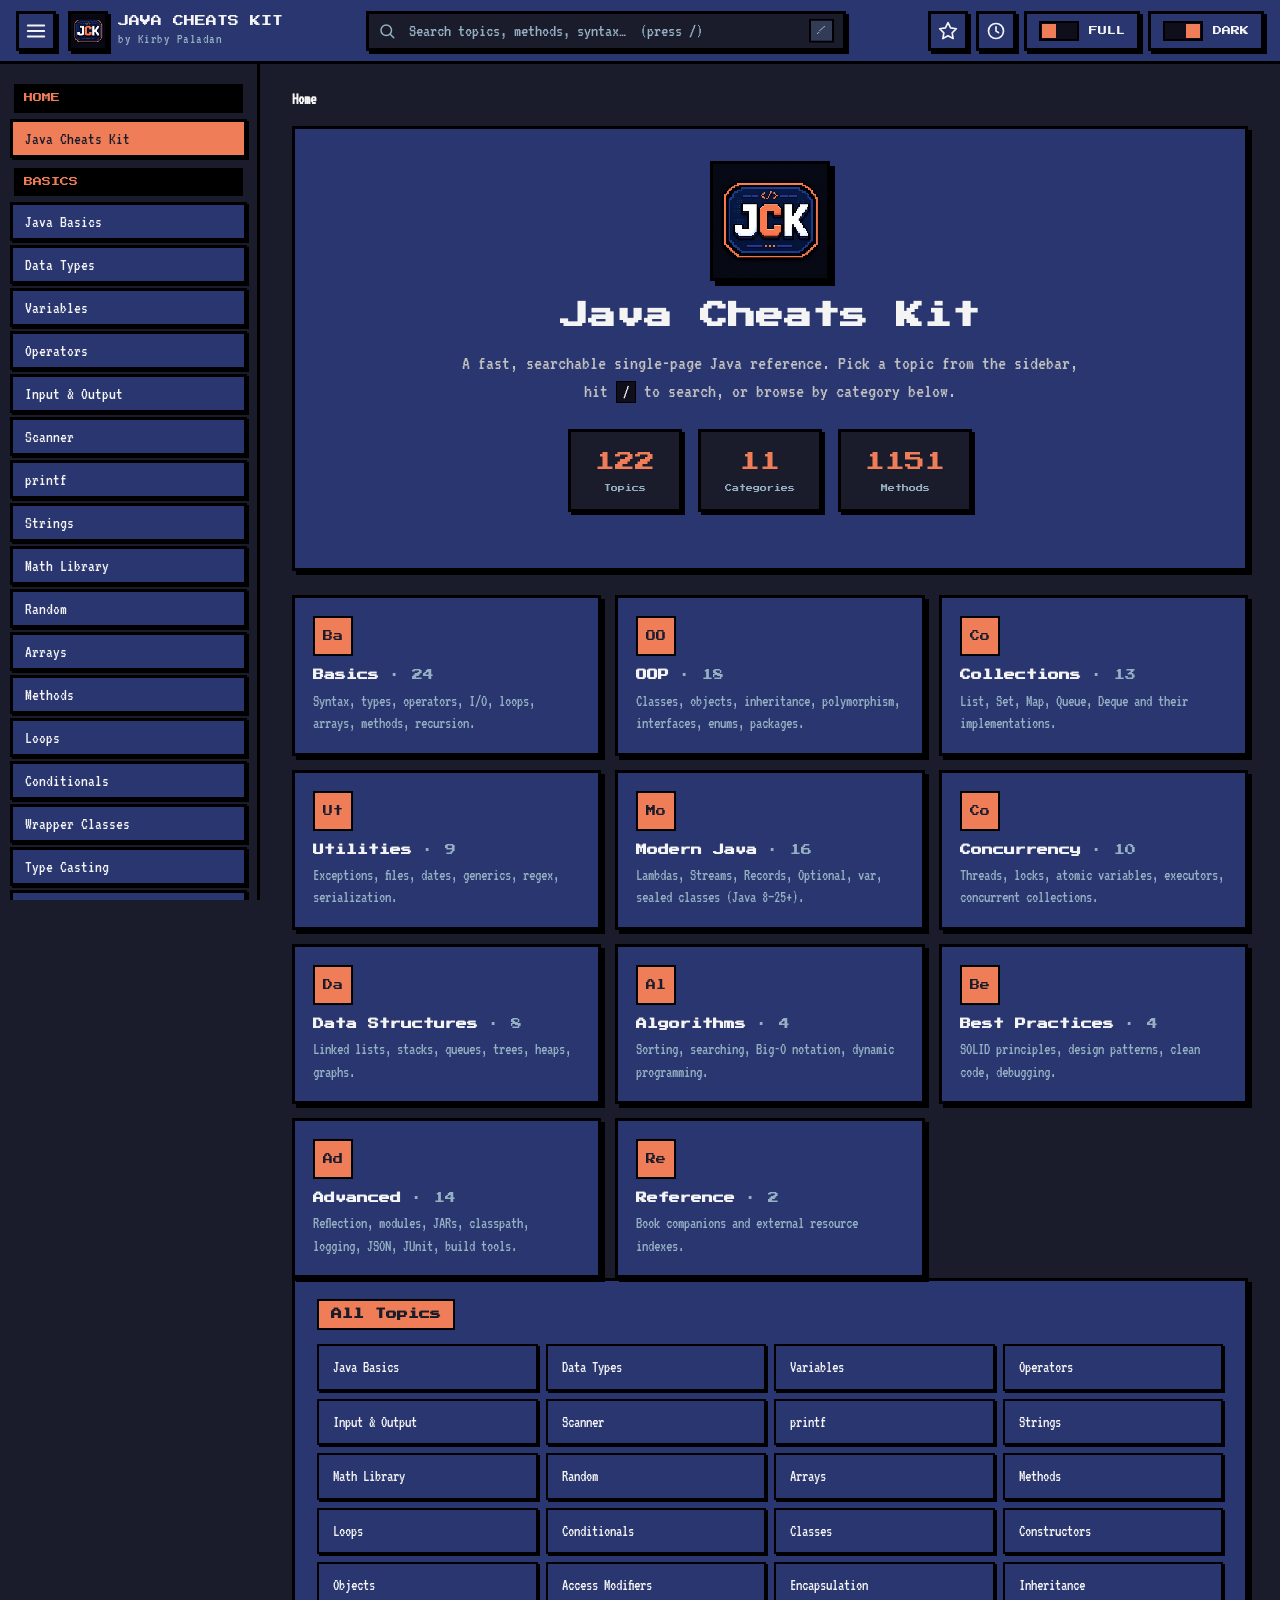
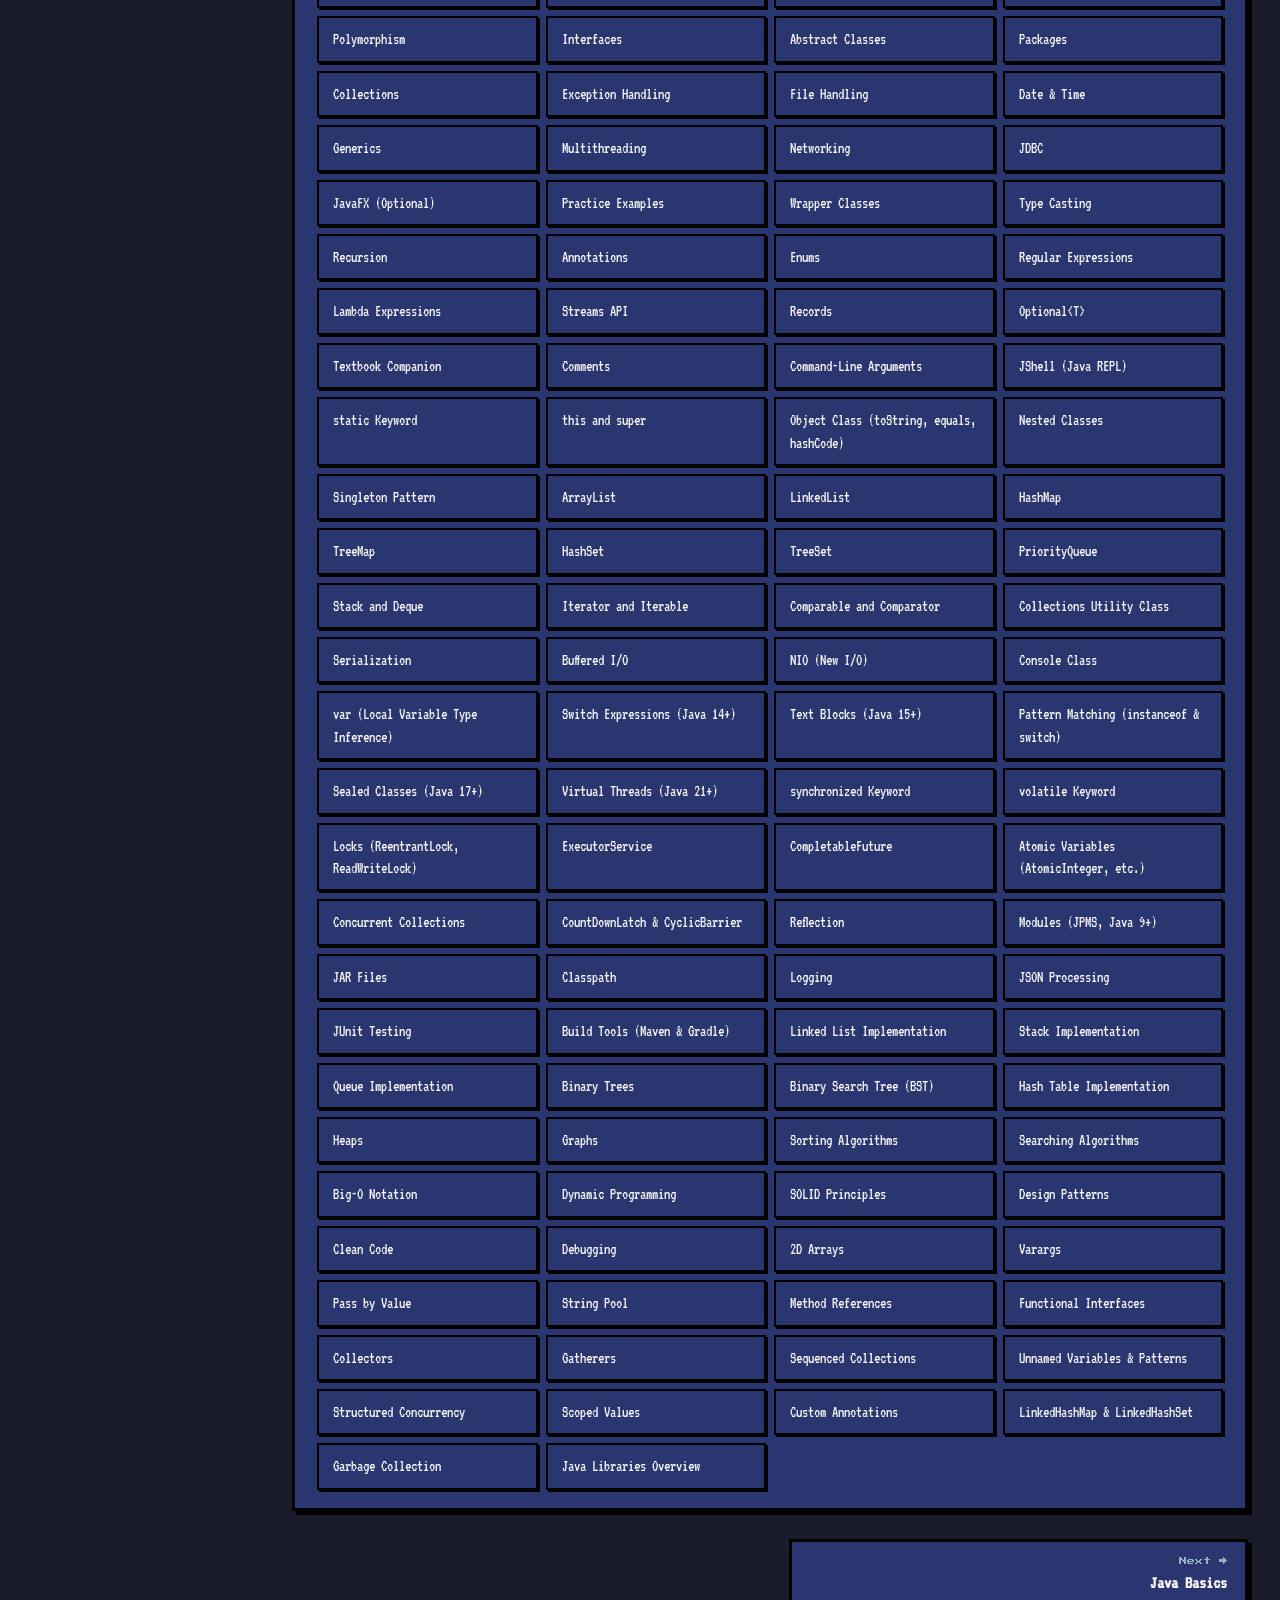
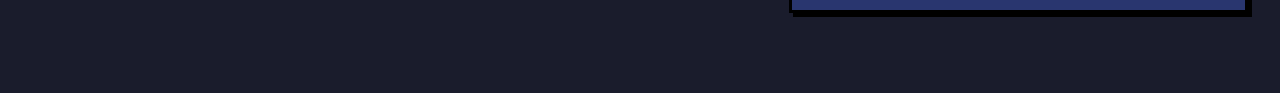
<file: index.html>
<!DOCTYPE html>
<html lang="en" data-theme="dark" data-mode="full">
<head>
  <meta charset="UTF-8" />
  <meta name="viewport" content="width=device-width, initial-scale=1.0" />
  <meta name="description" content="Java Cheats Kit — a fast, searchable single-page Java reference covering basics, OOP, collections, utilities, modern Java, and advanced topics." />
  <meta name="author" content="Kirby Paladan" />
  <title>Java Cheats Kit — Instant Java Reference</title>

  <!-- Favicon / app icons -->
  <link rel="icon" type="image/png" sizes="32x32" href="assets/icons/favicon-32.png" />
  <link rel="icon" type="image/png" sizes="16x16" href="assets/icons/favicon-16.png" />
  <link rel="icon" type="image/x-icon" href="assets/icons/favicon.ico" />
  <link rel="apple-touch-icon" sizes="180x180" href="assets/icons/apple-touch-icon.png" />
  <link rel="shortcut icon" href="assets/icons/favicon.ico" />

  <!-- Prevent theme + mode flash: read prefs from localStorage before paint -->
  <script>
    (function () {
      try {
        var theme = localStorage.getItem("jc.theme") || "dark";
        var mode  = localStorage.getItem("jc.mode")  || "full";
        document.documentElement.setAttribute("data-theme", theme);
        document.documentElement.setAttribute("data-mode",  mode);
      } catch (e) {}
    })();
  </script>

  <link rel="preconnect" href="https://fonts.googleapis.com" />
  <link rel="preconnect" href="https://fonts.gstatic.com" crossorigin />
  <link href="https://fonts.googleapis.com/css2?family=Press+Start+2P&family=VT323&display=swap" rel="stylesheet" />
  <link rel="stylesheet" href="assets/css/style.css" />
  <link rel="stylesheet" href="assets/css/darkmode.css" />
</head>
<body>
  <!-- ============ TOP BAR ============ -->
  <header class="topbar">
    <button id="menuToggle" class="icon-btn menu-toggle" aria-label="Toggle sidebar" title="Toggle sidebar (Ctrl+B)">
      <svg width="22" height="22" viewBox="0 0 24 24" fill="none" stroke="currentColor" stroke-width="2" stroke-linecap="round"><line x1="3" y1="6" x2="21" y2="6"/><line x1="3" y1="12" x2="21" y2="12"/><line x1="3" y1="18" x2="21" y2="18"/></svg>
    </button>

    <a href="#" class="brand" data-topic="home">
      <img src="assets/icons/brand-mark.png" alt="Java Cheats logo" class="brand-mark-img" />
      <span class="brand-text">
        <span class="brand-name">JAVA CHEATS KIT</span>
        <span class="brand-author">by Kirby Paladan</span>
      </span>
    </a>

    <div class="search-wrap">
      <svg class="search-icon" width="18" height="18" viewBox="0 0 24 24" fill="none" stroke="currentColor" stroke-width="2" stroke-linecap="round"><circle cx="11" cy="11" r="7"/><line x1="21" y1="21" x2="16.65" y2="16.65"/></svg>
      <input id="searchInput" type="text" placeholder="Search topics, methods, syntax…  (press /)" autocomplete="off" spellcheck="false" />
      <kbd class="search-kbd">/</kbd>
      <button id="searchClear" class="search-clear" aria-label="Clear search" hidden>×</button>
      <div id="searchResults" class="search-results" hidden></div>
    </div>

    <div class="topbar-actions">
      <button id="favToggle" class="icon-btn" aria-label="Show favorites" title="Favorites">
        <svg width="20" height="20" viewBox="0 0 24 24" fill="none" stroke="currentColor" stroke-width="2" stroke-linecap="round" stroke-linejoin="round"><polygon points="12 2 15.09 8.26 22 9.27 17 14.14 18.18 21.02 12 17.77 5.82 21.02 7 14.14 2 9.27 8.91 8.26 12 2"/></svg>
        <span class="badge" id="favBadge" hidden>0</span>
      </button>
      <button id="recentToggle" class="icon-btn" aria-label="Recently viewed" title="Recently viewed">
        <svg width="20" height="20" viewBox="0 0 24 24" fill="none" stroke="currentColor" stroke-width="2" stroke-linecap="round" stroke-linejoin="round"><circle cx="12" cy="12" r="9"/><polyline points="12 7 12 12 15 14"/></svg>
      </button>
      <button id="modeToggle" class="mode-toggle" aria-label="Toggle view mode" title="Toggle Simple / Full mode">
        <span class="mode-track"><span class="mode-thumb"></span></span>
        <span class="mode-label">FULL</span>
      </button>
      <button id="themeToggle" class="theme-toggle" aria-label="Toggle theme" title="Toggle theme">
        <span class="toggle-track"><span class="toggle-thumb"></span></span>
        <span class="toggle-label">DARK</span>
      </button>
    </div>
  </header>

  <div class="layout">
    <!-- ============ SIDEBAR ============ -->
    <aside id="sidebar" class="sidebar">
      <nav class="sidebar-nav" id="sidebarNav">
        <!-- categories injected by navigation.js -->
      </nav>
      <div class="sidebar-footer">
        <span class="sidebar-hint">↑↓ navigate · ⏎ open · / search</span>
      </div>
    </aside>
    <div id="sidebarOverlay" class="sidebar-overlay" hidden></div>

    <!-- ============ MAIN ============ -->
    <main id="main" class="main">
      <div class="breadcrumb" id="breadcrumb"></div>
      <article id="content" class="content"><!-- topic injected by app.js --></article>

      <nav class="prev-next" id="prevNext"><!-- prev/next injected --></nav>
    </main>
  </div>

  <!-- ============ FAV / RECENT DRAWER ============ -->
  <aside id="drawer" class="drawer" hidden>
    <div class="drawer-head">
      <h3 id="drawerTitle">Favorites</h3>
      <button id="drawerClose" class="icon-btn" aria-label="Close">×</button>
    </div>
    <div id="drawerBody" class="drawer-body"></div>
  </aside>
  <div id="drawerOverlay" class="drawer-overlay" hidden></div>

  <!-- ============ TOAST ============ -->
  <div id="toast" class="toast" hidden></div>

  <!-- ============ SCRIPTS ============ -->
  <script src="assets/js/cheats.js"></script>
  <script src="assets/js/search.js"></script>
  <script src="assets/js/navigation.js"></script>
  <script src="assets/js/app.js"></script>
</body>
</html>
</file>
<file: assets/css/style.css>
/* ===================================================================
   Java Cheats — style.css
   PIXEL GAME THEME — sharp edges, hard shadows, retro palette
   Author: Kirby Paladan
   =================================================================== */

/* BUG FIX: ensure [hidden] always hides, even when display is set */
[hidden] { display: none !important; }

/* ---------- TOKENS (Light mode default) ---------- */
:root {
  --bg:            #f4f4f4;
  --bg-elev:       #ffffff;
  --bg-sidebar:    #f4f4f4;
  --bg-code:       #1a1c2c;
  --bg-code-head:  #29366f;
  --bg-hover:      #94b0c2;
  --bg-active:     #41a6f6;

  --text:          #1a1c2c;
  --text-soft:     #333c57;
  --text-muted:    #566c86;

  --border:        #1a1c2c;
  --border-soft:   #566c86;

  --accent:        #b13e53;
  --accent-soft:   #ffcd75;
  --accent-text:   #ffffff;

  --code-text:     #f4f4f4;
  --code-kw:       #ef7d57;
  --code-str:      #a7f070;
  --code-num:      #ffcd75;
  --code-com:      #94b0c2;
  --code-type:     #41a6f6;
  --code-anno:     #ef7d57;

  --green:         #38b764;
  --red:           #b13e53;
  --amber:         #ef7d57;

  --radius:        0;
  --radius-sm:     0;
  --radius-lg:     0;

  --border-w:      3px;
  --shadow-sm:     2px 2px 0 var(--border);
  --shadow:        4px 4px 0 var(--border);
  --shadow-lg:     6px 6px 0 var(--border);

  --font-pixel:    'Press Start 2P', 'Courier New', monospace;
  --font-body:     'VT323', 'Courier New', monospace;
  --font-mono:     'VT323', 'Courier New', monospace;

  --topbar-h:      64px;
  --sidebar-w:     260px;
  --maxw:          1100px;
}

/* ---------- RESET ---------- */
*, *::before, *::after { box-sizing: border-box; }
html, body { margin: 0; padding: 0; }
body {
  font-family: var(--font-body);
  background: var(--bg);
  color: var(--text);
  font-size: 18px;
  line-height: 1.4;
}
a { color: var(--accent); text-decoration: none; }
a:hover { text-decoration: underline; }
button { font-family: inherit; cursor: pointer; }
::-webkit-scrollbar { width: 12px; height: 12px; }
::-webkit-scrollbar-track { background: var(--bg); border-left: 3px solid var(--border); }
::-webkit-scrollbar-thumb { background: var(--accent); border: 3px solid var(--border); }
::-webkit-scrollbar-thumb:hover { background: var(--accent-soft); }

/* ---------- TOPBAR ---------- */
.topbar {
  position: sticky; top: 0; z-index: 50;
  height: var(--topbar-h);
  display: flex; align-items: center; gap: 12px;
  padding: 0 16px;
  background: var(--bg-elev);
  border-bottom: var(--border-w) solid var(--border);
}
.menu-toggle { display: none; }

/* Brand + Author */
.brand {
  display: flex; align-items: center; gap: 10px;
  color: var(--text) !important; text-decoration: none !important;
  white-space: nowrap; flex-shrink: 0;
}
.brand-mark {
  width: 40px; height: 40px;
  background: var(--accent);
  color: var(--accent-text);
  font-family: var(--font-pixel); font-size: 12px;
  display: grid; place-items: center;
  border: var(--border-w) solid var(--border);
  box-shadow: 3px 3px 0 var(--border);
}
/* Logo image version (replaces text brand-mark) */
.brand-mark-img {
  width: 40px; height: 40px;
  border: var(--border-w) solid var(--border);
  box-shadow: 3px 3px 0 var(--border);
  image-rendering: pixelated;            /* keep pixel-art crisp */
  image-rendering: -moz-crisp-edges;
  object-fit: cover;
  background: var(--bg);
}
.brand:hover .brand-mark-img {
  transform: translate(-1px, -1px);
  box-shadow: 4px 4px 0 var(--border);
}
.brand:active .brand-mark-img {
  transform: translate(3px, 3px);
  box-shadow: 0 0 0 var(--border);
}
.brand-text { display: flex; flex-direction: column; line-height: 1; gap: 5px; }
.brand-name { font-family: var(--font-pixel); font-size: 11px; color: var(--text); }
.brand-author {
  font-family: var(--font-body); font-size: 14px; color: var(--text-muted);
  letter-spacing: 0.5px;
}

/* Search */
.search-wrap {
  position: relative; flex: 1; max-width: 480px; margin: 0 auto;
}
.search-wrap > .search-icon {
  position: absolute; left: 12px; top: 50%; transform: translateY(-50%);
  color: var(--text-muted); pointer-events: none;
}
#searchInput {
  width: 100%; height: 40px;
  padding: 0 64px 0 40px;
  border: var(--border-w) solid var(--border);
  background: var(--bg); color: var(--text);
  font-family: var(--font-body); font-size: 18px;
  outline: none;
  box-shadow: 3px 3px 0 var(--border);
}
#searchInput:focus { background: var(--bg-elev); }
#searchInput::placeholder { color: var(--text-muted); }
.search-kbd {
  position: absolute; right: 12px; top: 50%; transform: translateY(-50%);
  font-family: var(--font-pixel); font-size: 9px;
  padding: 4px 6px;
  background: var(--bg-elev); border: 2px solid var(--border);
  color: var(--text-soft); pointer-events: none;
}
.search-clear {
  position: absolute; right: 40px; top: 50%; transform: translateY(-50%);
  background: var(--bg-elev); border: 2px solid var(--border);
  color: var(--text); font-size: 16px; line-height: 1; padding: 2px 6px;
  font-family: var(--font-pixel);
}
.search-clear:hover { background: var(--accent); color: var(--accent-text); }

/* Search results dropdown */
.search-results {
  position: absolute; top: calc(100% + 8px); left: 0; right: 0;
  background: var(--bg-elev); border: var(--border-w) solid var(--border);
  box-shadow: 5px 5px 0 var(--border);
  max-height: 440px; overflow-y: auto; z-index: 60;
}
.search-group-title {
  font-family: var(--font-pixel); font-size: 9px; text-transform: uppercase;
  color: var(--accent-text);
  background: var(--accent);
  padding: 8px 14px;
}
.search-item {
  display: block; width: 100%; text-align: left;
  padding: 10px 14px; border: none; background: none;
  color: var(--text); border-bottom: 2px solid var(--border);
  cursor: pointer; font-family: var(--font-body); font-size: 18px;
}
.search-item:hover, .search-item.active { background: var(--bg-active); color: var(--text); }
.search-item:last-child { border-bottom: none; }
.search-item .si-title { font-weight: bold; font-size: 18px; }
.search-item .si-sub { font-size: 14px; color: var(--text-muted); margin-top: 2px; }
.search-item mark { background: var(--accent-soft); color: var(--text); padding: 0 2px; }
.search-empty { padding: 20px 14px; text-align: center; color: var(--text-muted); font-size: 18px; }

/* Topbar actions */
.topbar-actions { display: flex; align-items: center; gap: 8px; flex-shrink: 0; }
.icon-btn {
  position: relative;
  width: 40px; height: 40px;
  border: var(--border-w) solid var(--border);
  background: var(--bg-elev); color: var(--text);
  display: grid; place-items: center;
  box-shadow: 3px 3px 0 var(--border);
  transition: transform 0.05s, box-shadow 0.05s;
}
.icon-btn:hover { transform: translate(-1px, -1px); box-shadow: 4px 4px 0 var(--border); }
.icon-btn:active { transform: translate(3px, 3px); box-shadow: 0 0 0 var(--border); }
.icon-btn .badge {
  position: absolute; top: -6px; right: -6px;
  min-width: 18px; height: 18px; padding: 0 4px;
  background: var(--accent); color: var(--accent-text);
  font-family: var(--font-pixel); font-size: 9px;
  border: 2px solid var(--border);
  display: grid; place-items: center;
}

/* Theme toggle switch */
.theme-toggle {
  display: flex; align-items: center; gap: 10px;
  height: 40px;
  border: var(--border-w) solid var(--border);
  background: var(--bg-elev); color: var(--text);
  padding: 0 12px;
  box-shadow: 3px 3px 0 var(--border);
  font-family: var(--font-pixel); font-size: 9px;
  transition: transform 0.05s, box-shadow 0.05s;
}
.theme-toggle:hover { transform: translate(-1px, -1px); box-shadow: 4px 4px 0 var(--border); }
.theme-toggle:active { transform: translate(3px, 3px); box-shadow: 0 0 0 var(--border); }
.toggle-track {
  width: 40px; height: 20px;
  background: var(--bg-code);
  border: 2px solid var(--border);
  position: relative; display: inline-block;
}
.toggle-thumb {
  position: absolute;
  width: 14px; height: 14px;
  background: var(--accent);
  top: 1px; left: 1px;
  transition: left 0.12s steps(2, end);
}
[data-theme="dark"] .toggle-thumb { left: 21px; }
.toggle-label { color: var(--text); }

/* ---------- LAYOUT ---------- */
.layout {
  display: grid;
  grid-template-columns: var(--sidebar-w) 1fr;
  min-height: calc(100vh - var(--topbar-h));
}

/* ---------- SIDEBAR ---------- */
.sidebar {
  position: sticky; top: var(--topbar-h);
  height: calc(100vh - var(--topbar-h));
  overflow-y: auto;
  background: var(--bg-sidebar);
  border-right: var(--border-w) solid var(--border);
  padding: 10px 10px 60px;
}
.cat-block { margin-bottom: 4px; }
.cat-title {
  font-family: var(--font-pixel); font-size: 9px; text-transform: uppercase;
  color: var(--accent-text);
  background: var(--border);
  padding: 8px 10px;
  margin: 10px 4px 6px;
}
.cat-item {
  display: flex; align-items: center; gap: 8px;
  width: 100%; text-align: left;
  padding: 8px 12px; border: var(--border-w) solid var(--border);
  background: var(--bg-elev); color: var(--text);
  font-family: var(--font-body); font-size: 17px;
  cursor: pointer; transition: transform 0.05s, box-shadow 0.05s;
  position: relative;
  box-shadow: 2px 2px 0 var(--border);
  margin-bottom: 4px;
}
.cat-item:hover {
  transform: translate(-1px, -1px);
  box-shadow: 3px 3px 0 var(--border);
  background: var(--bg-hover);
}
.cat-item:active {
  transform: translate(2px, 2px);
  box-shadow: 0 0 0 var(--border);
}
.cat-item.active {
  background: var(--accent); color: var(--accent-text);
  box-shadow: 2px 2px 0 var(--border);
}
.cat-item .fav-star {
  margin-left: auto; color: var(--amber);
  opacity: 0;
}
.cat-item.is-fav .fav-star { opacity: 1; }
.cat-item.active .fav-star { color: var(--accent-soft); }
.sidebar-footer { padding: 12px; }
.sidebar-hint { font-family: var(--font-pixel); font-size: 7px; color: var(--text-muted); line-height: 1.6; }

/* ---------- MAIN ---------- */
.main {
  min-width: 0; max-width: var(--maxw);
  margin: 0 auto; padding: 24px 32px 80px; width: 100%;
}
.breadcrumb {
  font-family: var(--font-body); font-size: 16px; color: var(--text-muted);
  margin-bottom: 16px;
  display: flex; gap: 6px; align-items: center; flex-wrap: wrap;
}
.breadcrumb a { color: var(--text-muted); }
.breadcrumb a:hover { color: var(--accent); }
.breadcrumb .sep { opacity: 0.6; }
.breadcrumb .cur { color: var(--text); font-weight: bold; }

/* ---------- CONTENT ---------- */
.content { animation: fade 0.15s steps(3); }
@keyframes fade { from { opacity: 0; transform: translateY(4px); } to { opacity: 1; transform: none; } }

.topic-header {
  display: flex; align-items: flex-start; gap: 16px;
  margin-bottom: 8px;
}
.topic-header h1 {
  margin: 0; font-family: var(--font-pixel); font-size: 20px;
  color: var(--text); flex: 1; line-height: 1.4;
}
.topic-fav-btn {
  flex-shrink: 0;
  width: 40px; height: 40px;
  border: var(--border-w) solid var(--border);
  background: var(--bg-elev); color: var(--text-muted);
  display: grid; place-items: center;
  box-shadow: 3px 3px 0 var(--border);
  transition: transform 0.05s, box-shadow 0.05s;
}
.topic-fav-btn:hover { color: var(--amber); transform: translate(-1px, -1px); box-shadow: 4px 4px 0 var(--border); }
.topic-fav-btn:active { transform: translate(3px, 3px); box-shadow: 0 0 0 var(--border); }
.topic-fav-btn.is-fav { color: var(--amber); background: var(--accent-soft); }
.topic-fav-btn.is-fav svg { fill: var(--amber); }

.topic-meta {
  display: flex; gap: 8px; flex-wrap: wrap; margin: 8px 0 22px;
}
.topic-tag {
  font-family: var(--font-pixel); font-size: 8px; padding: 5px 10px;
  background: var(--bg-elev); color: var(--text);
  border: 2px solid var(--border);
}
.topic-tag.tag-cat { background: var(--accent); color: var(--accent-text); }

/* Sections - pixel cards */
.section {
  background: var(--bg-elev);
  border: var(--border-w) solid var(--border);
  padding: 18px 22px;
  margin-bottom: 18px;
  box-shadow: var(--shadow);
}
.section h2 {
  margin: 0 0 14px;
  font-family: var(--font-pixel); font-size: 11px;
  color: var(--accent-text);
  background: var(--accent);
  display: inline-block;
  padding: 6px 12px;
  border: 2px solid var(--border);
}
.section p { margin: 0 0 10px; font-size: 18px; }
.section p:last-child { margin-bottom: 0; }
.section ul, .section ol { margin: 6px 0 0; padding-left: 22px; }
.section li { margin-bottom: 6px; font-size: 18px; }
.section li:last-child { margin-bottom: 0; }
.section-description { font-size: 20px; color: var(--text); line-height: 1.5; }

/* Inline code */
.syntax-line {
  font-family: var(--font-mono); font-size: 18px;
  background: var(--bg-code); color: var(--code-text);
  padding: 12px 16px;
  border: var(--border-w) solid var(--border);
  overflow-x: auto; white-space: pre;
}
.table-wrap { overflow-x: auto; }
table.info-table {
  width: 100%; border-collapse: collapse; font-size: 18px;
  border: var(--border-w) solid var(--border);
}
.info-table th, .info-table td {
  text-align: left; padding: 10px 14px;
  border-bottom: 2px solid var(--border);
  vertical-align: top;
}
.info-table th {
  font-family: var(--font-pixel); font-size: 9px; color: var(--accent-text);
  background: var(--border);
  text-transform: uppercase;
}
.info-table tr:last-child td { border-bottom: none; }
.info-table code, .section code, p code, li code {
  font-family: var(--font-mono); font-size: 16px;
  background: var(--bg-code); color: var(--code-text);
  padding: 2px 6px;
  border: 1px solid var(--border);
}

/* ---------- CODE BLOCKS ---------- */
.code-block {
  background: var(--bg-code);
  border: var(--border-w) solid var(--border);
  overflow: hidden; margin: 4px 0;
  box-shadow: var(--shadow-sm);
}
.code-head {
  display: flex; align-items: center; justify-content: space-between;
  padding: 6px 10px 6px 14px;
  background: var(--bg-code-head);
  border-bottom: 2px solid var(--border);
  font-size: 16px;
}
.code-head .code-lang {
  font-family: var(--font-pixel); font-size: 9px;
  color: var(--code-text); text-transform: uppercase;
}
.code-head .code-btns { display: flex; gap: 4px; }
.code-btn {
  display: inline-flex; align-items: center; gap: 5px;
  padding: 4px 10px;
  border: 2px solid var(--border);
  background: var(--bg-elev); color: var(--text);
  font-family: var(--font-pixel); font-size: 8px;
  transition: transform 0.05s, box-shadow 0.05s;
  box-shadow: 2px 2px 0 var(--border);
}
.code-btn:hover { transform: translate(-1px, -1px); box-shadow: 3px 3px 0 var(--border); }
.code-btn:active { transform: translate(2px, 2px); box-shadow: 0 0 0 var(--border); }
.code-btn svg { display: block; }
.code-body {
  margin: 0; padding: 14px 16px;
  font-family: var(--font-mono); font-size: 17px; line-height: 1.5;
  overflow-x: auto; white-space: pre; color: var(--code-text);
  max-height: 460px; transition: max-height 0.2s steps(4);
}
.code-block.collapsed .code-body { max-height: 0; padding-top: 0; padding-bottom: 0; }
.code-block.collapsed .code-expand .lbl::after { content: "Expand"; }
.code-block .code-expand .lbl::after { content: "Collapse"; }

/* Java syntax highlight tokens */
.tok-kw   { color: var(--code-kw);   font-weight: bold; }
.tok-str  { color: var(--code-str); }
.tok-num  { color: var(--code-num); }
.tok-com  { color: var(--code-com);  font-style: italic; }
.tok-type { color: var(--code-type); }
.tok-anno { color: var(--code-anno); }

/* ---------- LABELED EXAMPLE GROUPS ---------- */
/* When a topic has multiple examples (e.g. for/while/do-while in Loops),
   each example gets its own labeled group inside the "Examples" section. */
.example-group {
  margin-bottom: 20px;
  padding-bottom: 16px;
  border-bottom: 2px dashed var(--border-soft);
}
.example-group:last-child {
  margin-bottom: 0;
  padding-bottom: 0;
  border-bottom: none;
}
.example-label {
  font-family: var(--font-pixel); font-size: 10px;
  color: var(--accent);
  margin: 0 0 8px;
  letter-spacing: 0.5px;
}
.example-output-label {
  font-family: var(--font-pixel); font-size: 8px;
  color: var(--text-muted);
  margin: 10px 0 4px;
  letter-spacing: 0.5px;
}

/* Mistakes */
.mistake-list { list-style: none; padding: 0; margin: 0; }
.mistake-list li {
  position: relative; padding: 12px 14px 12px 44px;
  background: var(--bg-elev); border: var(--border-w) solid var(--border);
  margin-bottom: 8px; font-size: 17px;
  box-shadow: 2px 2px 0 var(--border);
}
.mistake-list li:last-child { margin-bottom: 0; }
.mistake-list li::before {
  content: "!"; position: absolute; left: 12px; top: 10px;
  width: 22px; height: 22px;
  background: var(--red); color: #fff;
  font-family: var(--font-pixel); font-size: 10px;
  display: grid; place-items: center;
  border: 2px solid var(--border);
}

/* C++ box */
.cpp-box {
  font-family: var(--font-mono); font-size: 17px;
  background: var(--bg-code); color: var(--code-text);
  padding: 12px 16px;
  border: var(--border-w) solid var(--border);
  border-left: 6px solid var(--accent);
}

/* Related topics */
.related-list { display: flex; flex-wrap: wrap; gap: 8px; }
.related-list a {
  padding: 8px 14px;
  background: var(--bg-elev); color: var(--text);
  border: var(--border-w) solid var(--border);
  font-family: var(--font-body); font-size: 16px;
  text-decoration: none !important;
  box-shadow: 2px 2px 0 var(--border);
  transition: transform 0.05s, box-shadow 0.05s;
}
.related-list a:hover {
  background: var(--accent); color: var(--accent-text);
  transform: translate(-1px, -1px); box-shadow: 3px 3px 0 var(--border);
}
.related-list a:active { transform: translate(2px, 2px); box-shadow: 0 0 0 var(--border); }

/* ---------- BEGINNER-FRIENDLY SECTION ---------- */
.beginner-section {
  background: var(--bg-elev);
  border: var(--border-w) solid var(--border);
  border-left: 6px solid var(--green);
  padding: 18px 22px;
  margin-bottom: 18px;
  box-shadow: var(--shadow);
}
.beginner-section h2 {
  margin: 0 0 14px;
  font-family: var(--font-pixel); font-size: 11px;
  color: #ffffff;
  background: var(--green);
  display: inline-block;
  padding: 6px 12px;
  border: 2px solid var(--border);
}
.beginner-section .beginner-subtitle {
  font-family: var(--font-body); font-size: 14px;
  font-weight: normal;
  opacity: 0.9;
}
.beginner-body p {
  font-size: 19px; line-height: 1.6;
  margin: 0 0 12px;
  color: var(--text);
}
.beginner-body p:last-child { margin-bottom: 0; }

/* The "Beginner-Friendly" badge in the topic meta */
.topic-tag.tag-beginner {
  background: var(--green); color: #ffffff;
  border-color: var(--border);
}

/* ---------- QUIZ SECTION ---------- */
.quiz-section {
  background: var(--bg-elev);
  border: var(--border-w) solid var(--border);
  border-left: 6px solid var(--accent-2, #5836bf);
  padding: 18px 22px;
  margin-bottom: 18px;
  box-shadow: var(--shadow);
}
.quiz-section h2 {
  margin: 0 0 14px;
  font-family: var(--font-pixel); font-size: 11px;
  color: #ffffff;
  background: var(--accent-2, #5836bf);
  display: inline-block;
  padding: 6px 12px;
  border: 2px solid var(--border);
}
.quiz-subtitle {
  font-family: var(--font-body); font-size: 14px;
  font-weight: normal;
  opacity: 0.9;
}
.quiz-result {
  display: flex; align-items: center; gap: 16px;
  padding: 14px 18px; margin-bottom: 16px;
  border: 2px solid var(--border);
  box-shadow: 3px 3px 0 var(--border);
}
.quiz-result-pass { background: var(--green); color: #fff; }
.quiz-result-fail { background: var(--red); color: #fff; }
.quiz-score {
  font-family: var(--font-pixel); font-size: 14px;
}
.quiz-grade {
  font-family: var(--font-pixel); font-size: 10px;
  opacity: 0.9;
}
.quiz-retake-btn {
  margin-left: auto;
  padding: 6px 14px;
  border: 2px solid var(--border);
  background: var(--bg-elev); color: var(--text);
  font-family: var(--font-pixel); font-size: 9px;
  cursor: pointer;
  box-shadow: 2px 2px 0 var(--border);
  transition: transform 0.05s, box-shadow 0.05s;
}
.quiz-retake-btn:hover { transform: translate(-1px,-1px); box-shadow: 3px 3px 0 var(--border); }
.quiz-retake-btn:active { transform: translate(2px,2px); box-shadow: 0 0 0 var(--border); }
.quiz-body { display: flex; flex-direction: column; gap: 20px; }
.quiz-question { }
.quiz-q-text {
  font-family: var(--font-body); font-size: 18px;
  font-weight: bold; margin-bottom: 10px;
  color: var(--text);
}
.quiz-q-num {
  font-family: var(--font-pixel); font-size: 12px;
  color: var(--accent-2, #5836bf);
  margin-right: 6px;
}
.quiz-options { display: flex; flex-direction: column; gap: 6px; }
.quiz-option {
  display: flex; align-items: center; gap: 10px;
  padding: 10px 14px;
  border: 2px solid var(--border);
  background: var(--bg);
  cursor: pointer;
  transition: background 0.1s;
  font-family: var(--font-body); font-size: 17px;
}
.quiz-option:hover { background: var(--bg-hover); }
.quiz-option.locked { cursor: default; }
.quiz-option.locked:hover { background: var(--bg); }
.quiz-option.correct {
  background: var(--green); color: #fff;
  border-color: var(--border);
}
.quiz-option.correct .quiz-option-text { color: #fff; }
.quiz-option.wrong {
  background: var(--red); color: #fff;
  border-color: var(--border);
}
.quiz-option.wrong .quiz-option-text { color: #fff; }
.quiz-option input[type="radio"] {
  width: 16px; height: 16px;
  accent-color: var(--accent-2, #5836bf);
}
.quiz-option-text { flex: 1; }
.quiz-explanation {
  margin-top: 8px; padding: 10px 14px;
  font-family: var(--font-body); font-size: 16px;
  border: 2px solid var(--border);
  background: var(--bg);
}
.quiz-explanation.explain-correct { border-left: 4px solid var(--green); }
.quiz-explanation.explain-wrong { border-left: 4px solid var(--red); }
.quiz-check-btn {
  margin-top: 16px;
  padding: 10px 24px;
  border: var(--border-w) solid var(--border);
  background: var(--accent-2, #5836bf); color: #fff;
  font-family: var(--font-pixel); font-size: 10px;
  cursor: pointer;
  box-shadow: 3px 3px 0 var(--border);
  transition: transform 0.05s, box-shadow 0.05s;
}
.quiz-check-btn:hover { transform: translate(-1px,-1px); box-shadow: 4px 4px 0 var(--border); }
.quiz-check-btn:active { transform: translate(3px,3px); box-shadow: 0 0 0 var(--border); }

/* ---------- BOOK REFERENCE FOOTER ---------- */
.book-ref-section {
  background: var(--bg-elev);
  border: var(--border-w) solid var(--border);
  border-left: 6px solid var(--accent);
  padding: 18px 22px;
  margin-bottom: 18px;
  box-shadow: var(--shadow);
}
.book-ref-section h2 {
  margin: 0 0 14px;
  font-family: var(--font-pixel); font-size: 11px;
  color: var(--accent-text);
  background: var(--accent);
  display: inline-block;
  padding: 6px 12px;
  border: 2px solid var(--border);
}
.book-ref-intro {
  font-family: var(--font-body); font-size: 17px;
  margin-bottom: 12px;
  display: flex; align-items: baseline; flex-wrap: wrap; gap: 4px;
}
.book-ref-intro .book-icon { font-size: 20px; }
.book-ref-title { font-weight: bold; color: var(--text); }
.book-ref-author { color: var(--text-muted); font-size: 16px; }
.book-ref-list {
  list-style: none; padding: 0; margin: 0 0 14px;
}
.book-ref-list li {
  padding: 6px 0;
  font-size: 17px;
}
.book-ref-list li code {
  font-family: var(--font-mono); font-size: 16px;
  background: var(--bg-code); color: var(--code-text);
  padding: 2px 8px;
  border: 1px solid var(--border);
}
.book-ref-link {
  display: inline-block;
  padding: 8px 14px;
  background: var(--bg-elev); color: var(--accent);
  border: var(--border-w) solid var(--border);
  font-family: var(--font-body); font-size: 16px; font-weight: bold;
  text-decoration: none !important;
  box-shadow: 2px 2px 0 var(--border);
  transition: transform 0.05s, box-shadow 0.05s;
}
.book-ref-link:hover {
  background: var(--accent); color: var(--accent-text);
  transform: translate(-1px, -1px); box-shadow: 3px 3px 0 var(--border);
}
.book-ref-link:active { transform: translate(2px, 2px); box-shadow: 0 0 0 var(--border); }

/* ---------- PREV / NEXT ---------- */
.prev-next {
  display: flex; justify-content: space-between; gap: 12px;
  margin-top: 28px;
}
.prev-next a {
  flex: 1; max-width: 48%;
  display: block; padding: 14px 18px;
  background: var(--bg-elev); border: var(--border-w) solid var(--border);
  text-decoration: none !important;
  color: var(--text) !important;
  box-shadow: var(--shadow);
  transition: transform 0.05s, box-shadow 0.05s;
}
.prev-next a:hover { transform: translate(-1px, -1px); box-shadow: 5px 5px 0 var(--border); }
.prev-next a:active { transform: translate(4px, 4px); box-shadow: 0 0 0 var(--border); }
.prev-next a .pn-label { font-family: var(--font-pixel); font-size: 8px; color: var(--text-muted); }
.prev-next a .pn-title { font-family: var(--font-body); font-size: 18px; font-weight: bold; margin-top: 4px; }
.prev-next a.next { text-align: right; }

/* ---------- HOME ---------- */
.home-hero {
  text-align: center; padding: 32px 20px;
  background: var(--bg-elev);
  border: var(--border-w) solid var(--border);
  box-shadow: var(--shadow);
  margin-bottom: 24px;
}
.home-logo {
  width: 120px; height: 120px;
  margin: 0 auto 16px;
  display: block;
  border: var(--border-w) solid var(--border);
  box-shadow: 5px 5px 0 var(--border);
  image-rendering: pixelated;
  image-rendering: -moz-crisp-edges;
  object-fit: cover;
  background: var(--bg);
}
.home-hero h1 {
  font-family: var(--font-pixel); font-size: 28px; margin: 0 0 12px;
  color: var(--text); line-height: 1.4;
}
.home-hero p { font-size: 20px; color: var(--text-soft); max-width: 640px; margin: 0 auto; }
.home-stats {
  display: flex; justify-content: center; gap: 16px; flex-wrap: wrap;
  margin: 24px 0;
}
.home-stat {
  text-align: center;
  background: var(--bg);
  border: var(--border-w) solid var(--border);
  padding: 16px 24px;
  box-shadow: 3px 3px 0 var(--border);
}
.home-stat .num { font-family: var(--font-pixel); font-size: 20px; color: var(--accent); }
.home-stat .lbl { font-family: var(--font-pixel); font-size: 7px; color: var(--text-muted); margin-top: 8px; }

.cat-grid {
  display: grid; grid-template-columns: repeat(auto-fill, minmax(240px, 1fr));
  gap: 14px; margin-top: 10px;
}
.cat-card {
  display: block; padding: 18px;
  background: var(--bg-elev); border: var(--border-w) solid var(--border);
  text-decoration: none !important; color: var(--text) !important;
  box-shadow: var(--shadow);
  transition: transform 0.05s, box-shadow 0.05s;
}
.cat-card:hover { transform: translate(-2px, -2px); box-shadow: 6px 6px 0 var(--border); }
.cat-card:active { transform: translate(4px, 4px); box-shadow: 0 0 0 var(--border); }
.cat-card .cc-icon {
  width: 40px; height: 40px;
  background: var(--accent); color: var(--accent-text);
  display: grid; place-items: center; margin-bottom: 12px;
  font-family: var(--font-pixel); font-size: 10px;
  border: 2px solid var(--border);
}
.cat-card h3 { margin: 0 0 6px; font-family: var(--font-pixel); font-size: 11px; }
.cat-card p { margin: 0; font-size: 16px; color: var(--text-muted); }

.topic-grid {
  display: grid; grid-template-columns: repeat(auto-fill, minmax(180px, 1fr));
  gap: 8px;
}
.topic-grid a {
  padding: 10px 14px; background: var(--bg-elev);
  border: 2px solid var(--border);
  color: var(--text) !important; font-size: 16px; text-decoration: none !important;
  box-shadow: 2px 2px 0 var(--border);
  transition: transform 0.05s, box-shadow 0.05s;
}
.topic-grid a:hover {
  background: var(--accent); color: var(--accent-text) !important;
  transform: translate(-1px, -1px); box-shadow: 3px 3px 0 var(--border);
}
.topic-grid a:active { transform: translate(2px, 2px); box-shadow: 0 0 0 var(--border); }

/* ---------- DRAWER (Favorites / Recent) ---------- */
.drawer {
  position: fixed; top: 0; right: 0; z-index: 70;
  width: 340px; max-width: 90vw; height: 100vh;
  background: var(--bg-elev); border-left: var(--border-w) solid var(--border);
  box-shadow: -6px 0 0 var(--border);
  display: flex; flex-direction: column;
  animation: slideIn 0.15s steps(4);
}
@keyframes slideIn { from { transform: translateX(100%); } to { transform: translateX(0); } }
.drawer-head {
  display: flex; align-items: center; justify-content: space-between;
  padding: 16px 18px;
  background: var(--accent); color: var(--accent-text);
  border-bottom: var(--border-w) solid var(--border);
}
.drawer-head h3 { margin: 0; font-family: var(--font-pixel); font-size: 12px; }
.drawer-body { overflow-y: auto; padding: 8px; flex: 1; }
.drawer-item {
  display: block; width: 100%; text-align: left;
  padding: 12px 14px; border: 2px solid var(--border);
  background: var(--bg-elev); color: var(--text);
  font-family: var(--font-body); font-size: 17px;
  cursor: pointer; margin-bottom: 6px;
  box-shadow: 2px 2px 0 var(--border);
  transition: transform 0.05s, box-shadow 0.05s;
}
.drawer-item:hover { background: var(--bg-hover); transform: translate(-1px, -1px); box-shadow: 3px 3px 0 var(--border); }
.drawer-item .di-cat { font-family: var(--font-pixel); font-size: 7px; color: var(--text-muted); margin-top: 4px; }
.drawer-empty { padding: 30px 18px; text-align: center; color: var(--text-muted); font-size: 18px; }

/* ---------- OVERLAYS ---------- */
/* Mobile sidebar overlay — only shows on mobile */
.sidebar-overlay { display: none; }
@media (max-width: 900px) {
  .sidebar-overlay {
    display: block; position: fixed; inset: var(--topbar-h) 0 0 0;
    background: rgba(26,28,44,0.7); z-index: 44;
  }
}

/* Drawer overlay — shows on all sizes when drawer is open */
.drawer-overlay {
  display: block; position: fixed; inset: 0;
  background: rgba(26,28,44,0.6); z-index: 65;
}

/* ---------- TOAST ---------- */
.toast {
  position: fixed; bottom: 24px; left: 50%; transform: translateX(-50%) translateY(20px);
  background: var(--text); color: var(--bg-elev);
  padding: 12px 20px;
  font-family: var(--font-pixel); font-size: 10px;
  border: var(--border-w) solid var(--border);
  box-shadow: var(--shadow-lg);
  z-index: 100; opacity: 0; transition: all 0.2s steps(4); pointer-events: none;
}
.toast.show { opacity: 1; transform: translateX(-50%) translateY(0); }

/* ---------- RESPONSIVE ---------- */
@media (max-width: 900px) {
  .layout { grid-template-columns: 1fr; }
  .menu-toggle { display: grid; }
  .sidebar {
    position: fixed; top: var(--topbar-h); left: 0; bottom: 0;
    width: var(--sidebar-w); z-index: 45;
    transform: translateX(-100%); transition: transform 0.2s steps(6);
    box-shadow: var(--shadow-lg);
  }
  .sidebar.open { transform: translateX(0); }
  .main { padding: 20px 16px 60px; }
  .brand-text { display: none; }
  .search-wrap { max-width: none; }
  .toggle-label { display: none; }
  .theme-toggle { padding: 0 8px; }
}
@media (max-width: 560px) {
  .topic-header h1 { font-size: 16px; }
  .section { padding: 14px; }
  .home-hero h1 { font-size: 20px; }
  .prev-next { flex-direction: column; }
  .prev-next a { max-width: none; text-align: left !important; }
  .search-kbd { display: none; }
}

/* ===================================================================
   ADDITIONS — mode toggle, simple mode styles, print, misc fixes
   =================================================================== */

/* ---------- MODE TOGGLE (mirrors .theme-toggle) ---------- */
.mode-toggle {
  display: flex; align-items: center; gap: 10px;
  height: 40px;
  border: var(--border-w) solid var(--border);
  background: var(--bg-elev); color: var(--text);
  padding: 0 12px;
  box-shadow: 3px 3px 0 var(--border);
  font-family: var(--font-pixel); font-size: 9px;
  transition: transform 0.05s, box-shadow 0.05s;
}
.mode-toggle:hover  { transform: translate(-1px, -1px); box-shadow: 4px 4px 0 var(--border); }
.mode-toggle:active { transform: translate(3px, 3px);   box-shadow: 0 0 0 var(--border); }
.mode-track {
  width: 40px; height: 20px;
  background: var(--bg-code);
  border: 2px solid var(--border);
  position: relative; display: inline-block;
}
.mode-thumb {
  position: absolute;
  width: 14px; height: 14px;
  background: var(--accent);
  top: 1px; left: 1px;
  transition: left 0.12s steps(2, end);
}
/* Thumb shifts right and turns green in simple mode */
[data-mode="simple"] .mode-thumb {
  left: 21px;
  background: var(--green);
}
.mode-label { color: var(--text); }

/* ---------- SIMPLE MODE tag ---------- */
.topic-tag.tag-simple {
  background: var(--green); color: #ffffff;
  border-color: var(--border);
}

/* ---------- SIMPLE MODE overview section ---------- */
.simple-overview {
  background: var(--bg-elev);
  border: var(--border-w) solid var(--border);
  border-left: 6px solid var(--green);
  padding: 18px 22px;
  margin-bottom: 18px;
  box-shadow: var(--shadow);
}
.simple-overview h2 {
  margin: 0 0 14px;
  font-family: var(--font-pixel); font-size: 11px;
  color: #ffffff;
  background: var(--green);
  display: inline-block;
  padding: 6px 12px;
  border: 2px solid var(--border);
}

/* ---------- SIMPLE MODE nudge banner ---------- */
.mode-nudge {
  margin-top: 24px;
  padding: 16px 20px;
  background: var(--bg-elev);
  border: var(--border-w) solid var(--border);
  border-left: 6px solid var(--accent);
  font-family: var(--font-body); font-size: 17px;
  color: var(--text-muted);
  box-shadow: var(--shadow-sm);
  display: flex; align-items: center; gap: 16px; flex-wrap: wrap;
}
.mode-nudge-btn {
  font-family: var(--font-pixel); font-size: 9px;
  padding: 8px 14px;
  background: var(--accent); color: var(--accent-text);
  border: var(--border-w) solid var(--border);
  box-shadow: 3px 3px 0 var(--border);
  cursor: pointer;
  white-space: nowrap;
  transition: transform 0.05s, box-shadow 0.05s;
  flex-shrink: 0;
}
.mode-nudge-btn:hover  { transform: translate(-1px, -1px); box-shadow: 4px 4px 0 var(--border); }
.mode-nudge-btn:active { transform: translate(2px, 2px);   box-shadow: 0 0 0 var(--border); }

/* ---------- PRINT STYLESHEET ---------- */
@media print {
  .topbar, .sidebar, .sidebar-overlay, .prev-next,
  .code-btns, .topic-fav-btn, .mode-nudge, .book-ref-link,
  #drawer, #drawerOverlay, #toast { display: none !important; }

  body { font-size: 13px; background: #fff; color: #000; }
  .layout { display: block; }
  .main { padding: 0; max-width: none; }
  .section {
    border: 1px solid #999; box-shadow: none;
    page-break-inside: avoid; margin-bottom: 12px;
  }
  .code-block { border: 1px solid #999; box-shadow: none; }
  .code-body  { max-height: none; background: #f5f5f5; color: #000; font-size: 11px; }
  .topic-header h1 { font-size: 16px; }
  a[href]::after { content: ""; }   /* suppress URL printing for nav links */
}

/* ---------- RESPONSIVE additions ---------- */
@media (max-width: 900px) {
  .mode-toggle { padding: 0 8px; }
  .mode-label  { display: none; }
}
</file>
<file: assets/css/darkmode.css>
/* ===================================================================
   Java Cheats — darkmode.css
   PIXEL GAME DARK THEME — sweetie16 palette
   Overrides tokens when [data-theme="dark"]
   =================================================================== */

[data-theme="dark"] {
  --bg:            #1a1c2c;    /* dark blue-purple */
  --bg-elev:       #29366f;    /* mid blue */
  --bg-sidebar:    #1a1c2c;
  --bg-code:       #0f0f1b;    /* near-black */
  --bg-code-head:  #333c57;
  --bg-hover:      #3b5dc9;    /* bright blue */
  --bg-active:     #41a6f6;    /* light cyan-blue */

  --text:          #f4f4f4;    /* off-white */
  --text-soft:     #c0c0c0;
  --text-muted:    #94b0c2;    /* cool gray */

  --border:        #000000;    /* pure black for max contrast */
  --border-soft:   #566c86;

  --accent:        #ef7d57;    /* pixel orange */
  --accent-soft:   #ffcd75;    /* warm yellow */
  --accent-text:   #1a1c2c;    /* dark text on orange */

  --code-text:     #f4f4f4;
  --code-kw:       #ef7d57;    /* orange keywords */
  --code-str:      #a7f070;    /* green strings */
  --code-num:      #ffcd75;    /* yellow numbers */
  --code-com:      #566c86;    /* gray comments */
  --code-type:     #41a6f6;    /* blue types */
  --code-anno:     #ffcd75;    /* yellow annotations */

  --green:         #38b764;
  --red:           #b13e53;    /* dark red */
  --amber:         #ffcd75;

  --shadow-sm:     2px 2px 0 #000;
  --shadow:        4px 4px 0 #000;
  --shadow-lg:     6px 6px 0 #000;
}

[data-theme="dark"] body { background: #1a1c2c; color: #f4f4f4; }

[data-theme="dark"] .topbar { background: #29366f; border-bottom-color: #000; }

[data-theme="dark"] .brand-mark {
  background: var(--accent); color: var(--accent-text);
}

[data-theme="dark"] #searchInput {
  background: #1a1c2c; color: #f4f4f4; border-color: #000;
}
[data-theme="dark"] #searchInput:focus { background: #333c57; }
[data-theme="dark"] #searchInput::placeholder { color: #94b0c2; }
[data-theme="dark"] .search-kbd {
  background: #333c57; border-color: #000; color: #94b0c2;
}

[data-theme="dark"] .search-results {
  background: #29366f; border-color: #000;
}
[data-theme="dark"] .search-group-title { background: var(--accent); color: var(--accent-text); }
[data-theme="dark"] .search-item { border-bottom-color: #000; color: #f4f4f4; }
[data-theme="dark"] .search-item:hover,
[data-theme="dark"] .search-item.active { background: #3b5dc9; color: #f4f4f4; }
[data-theme="dark"] .search-item mark { background: var(--accent-soft); color: #1a1c2c; }

[data-theme="dark"] .icon-btn {
  background: #29366f; border-color: #000; color: #f4f4f4;
}
[data-theme="dark"] .icon-btn .badge {
  background: var(--accent); color: var(--accent-text); border-color: #000;
}

[data-theme="dark"] .theme-toggle {
  background: #29366f; border-color: #000; color: #f4f4f4;
}
[data-theme="dark"] .toggle-track { background: #0f0f1b; border-color: #000; }
[data-theme="dark"] .toggle-thumb { background: var(--accent); }

[data-theme="dark"] .sidebar { background: #1a1c2c; border-right-color: #000; }
[data-theme="dark"] .cat-title { background: #000; color: var(--accent); }
[data-theme="dark"] .cat-item {
  background: #29366f; color: #f4f4f4; border-color: #000;
}
[data-theme="dark"] .cat-item:hover { background: #3b5dc9; color: #fff; }
[data-theme="dark"] .cat-item.active {
  background: var(--accent); color: var(--accent-text);
}

[data-theme="dark"] .section {
  background: #29366f; border-color: #000;
}
[data-theme="dark"] .section h2 {
  background: var(--accent); color: var(--accent-text); border-color: #000;
}

[data-theme="dark"] .info-table { border-color: #000; }
[data-theme="dark"] .info-table th { background: #000; color: var(--accent); border-color: #000; }
[data-theme="dark"] .info-table td { border-bottom-color: #000; color: #f4f4f4; }

[data-theme="dark"] .info-table code,
[data-theme="dark"] p code,
[data-theme="dark"] li code,
[data-theme="dark"] .section code {
  background: #0f0f1b; color: #f4f4f4; border-color: #000;
}

[data-theme="dark"] .code-block {
  background: #0f0f1b; border-color: #000;
}
[data-theme="dark"] .code-head {
  background: #333c57; border-bottom-color: #000;
}
[data-theme="dark"] .code-head .code-lang { color: #94b0c2; }
[data-theme="dark"] .code-btn {
  background: #29366f; color: #f4f4f4; border-color: #000;
}
[data-theme="dark"] .code-btn:hover { background: #3b5dc9; }
[data-theme="dark"] .code-body { color: #f4f4f4; }

[data-theme="dark"] .topic-tag { background: #29366f; color: #f4f4f4; border-color: #000; }
[data-theme="dark"] .topic-tag.tag-cat { background: var(--accent); color: var(--accent-text); }

[data-theme="dark"] .topic-fav-btn {
  background: #29366f; border-color: #000; color: #94b0c2;
}
[data-theme="dark"] .topic-fav-btn:hover { color: var(--amber); border-color: var(--amber); }
[data-theme="dark"] .topic-fav-btn.is-fav {
  color: var(--amber); background: #5a4a1a; border-color: var(--amber);
}

[data-theme="dark"] .mistake-list li {
  background: #29366f; border-color: #000; color: #f4f4f4;
}
[data-theme="dark"] .mistake-list li::before {
  background: var(--red); border-color: #000;
}

[data-theme="dark"] .cpp-box {
  background: #0f0f1b; color: #f4f4f4; border-color: #000;
}

[data-theme="dark"] .related-list a {
  background: #29366f; color: #f4f4f4; border-color: #000;
}
[data-theme="dark"] .related-list a:hover {
  background: var(--accent); color: var(--accent-text);
}

[data-theme="dark"] .prev-next a {
  background: #29366f; border-color: #000; color: #f4f4f4 !important;
}

[data-theme="dark"] .home-hero { background: #29366f; border-color: #000; }
[data-theme="dark"] .home-hero h1 { color: #f4f4f4; }
[data-theme="dark"] .home-hero p { color: #c0c0c0; }
[data-theme="dark"] .home-stat { background: #1a1c2c; border-color: #000; }
[data-theme="dark"] .home-stat .num { color: var(--accent); }
[data-theme="dark"] .home-stat .lbl { color: #94b0c2; }

[data-theme="dark"] .cat-card { background: #29366f; border-color: #000; color: #f4f4f4 !important; }
[data-theme="dark"] .cat-card .cc-icon { background: var(--accent); color: var(--accent-text); border-color: #000; }
[data-theme="dark"] .cat-card p { color: #94b0c2; }

[data-theme="dark"] .topic-grid a { background: #29366f; border-color: #000; color: #f4f4f4 !important; }
[data-theme="dark"] .topic-grid a:hover { background: var(--accent); color: var(--accent-text) !important; }

[data-theme="dark"] .drawer { background: #29366f; border-left-color: #000; }
[data-theme="dark"] .drawer-head { background: var(--accent); color: var(--accent-text); border-bottom-color: #000; }
[data-theme="dark"] .drawer-item { background: #1a1c2c; color: #f4f4f4; border-color: #000; }
[data-theme="dark"] .drawer-item:hover { background: #3b5dc9; }

[data-theme="dark"] .toast { background: #f4f4f4; color: #1a1c2c; border-color: #000; }

[data-theme="dark"] ::-webkit-scrollbar-track { background: #1a1c2c; border-left-color: #000; }
[data-theme="dark"] ::-webkit-scrollbar-thumb { background: var(--accent); border-color: #000; }
[data-theme="dark"] ::-webkit-scrollbar-thumb:hover { background: var(--accent-soft); }

/* ---------- Dark mode — mode toggle ---------- */
[data-theme="dark"] .mode-toggle {
  background: #29366f; border-color: #000; color: #f4f4f4;
}
[data-theme="dark"] .mode-track { background: #0f0f1b; border-color: #000; }
[data-theme="dark"] .mode-thumb { background: var(--accent); }
[data-theme="dark"] [data-mode="simple"] .mode-thumb { background: var(--green); }

/* ---------- Dark mode — simple overview section ---------- */
[data-theme="dark"] .simple-overview {
  background: #29366f; border-color: #000;
}

/* ---------- Dark mode — mode nudge ---------- */
[data-theme="dark"] .mode-nudge {
  background: #29366f; border-color: #000; color: #94b0c2;
}
</file>
